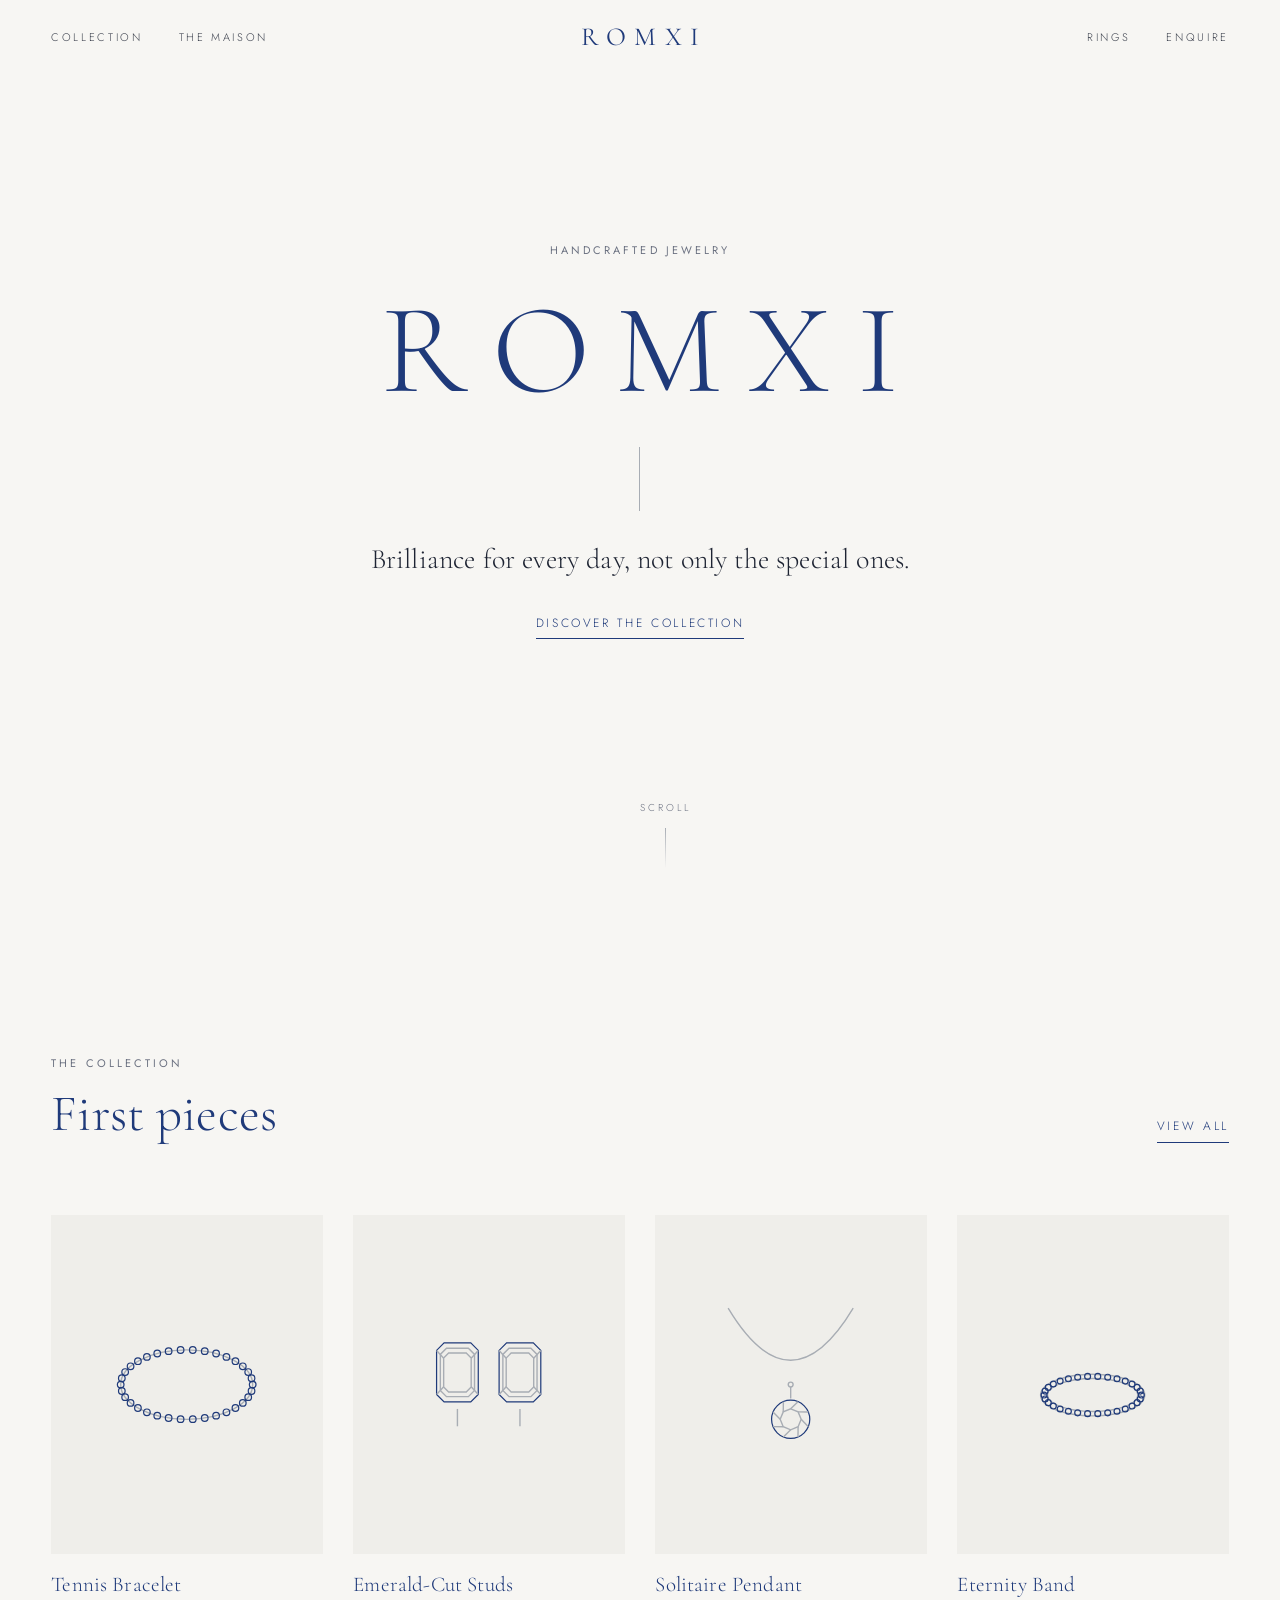
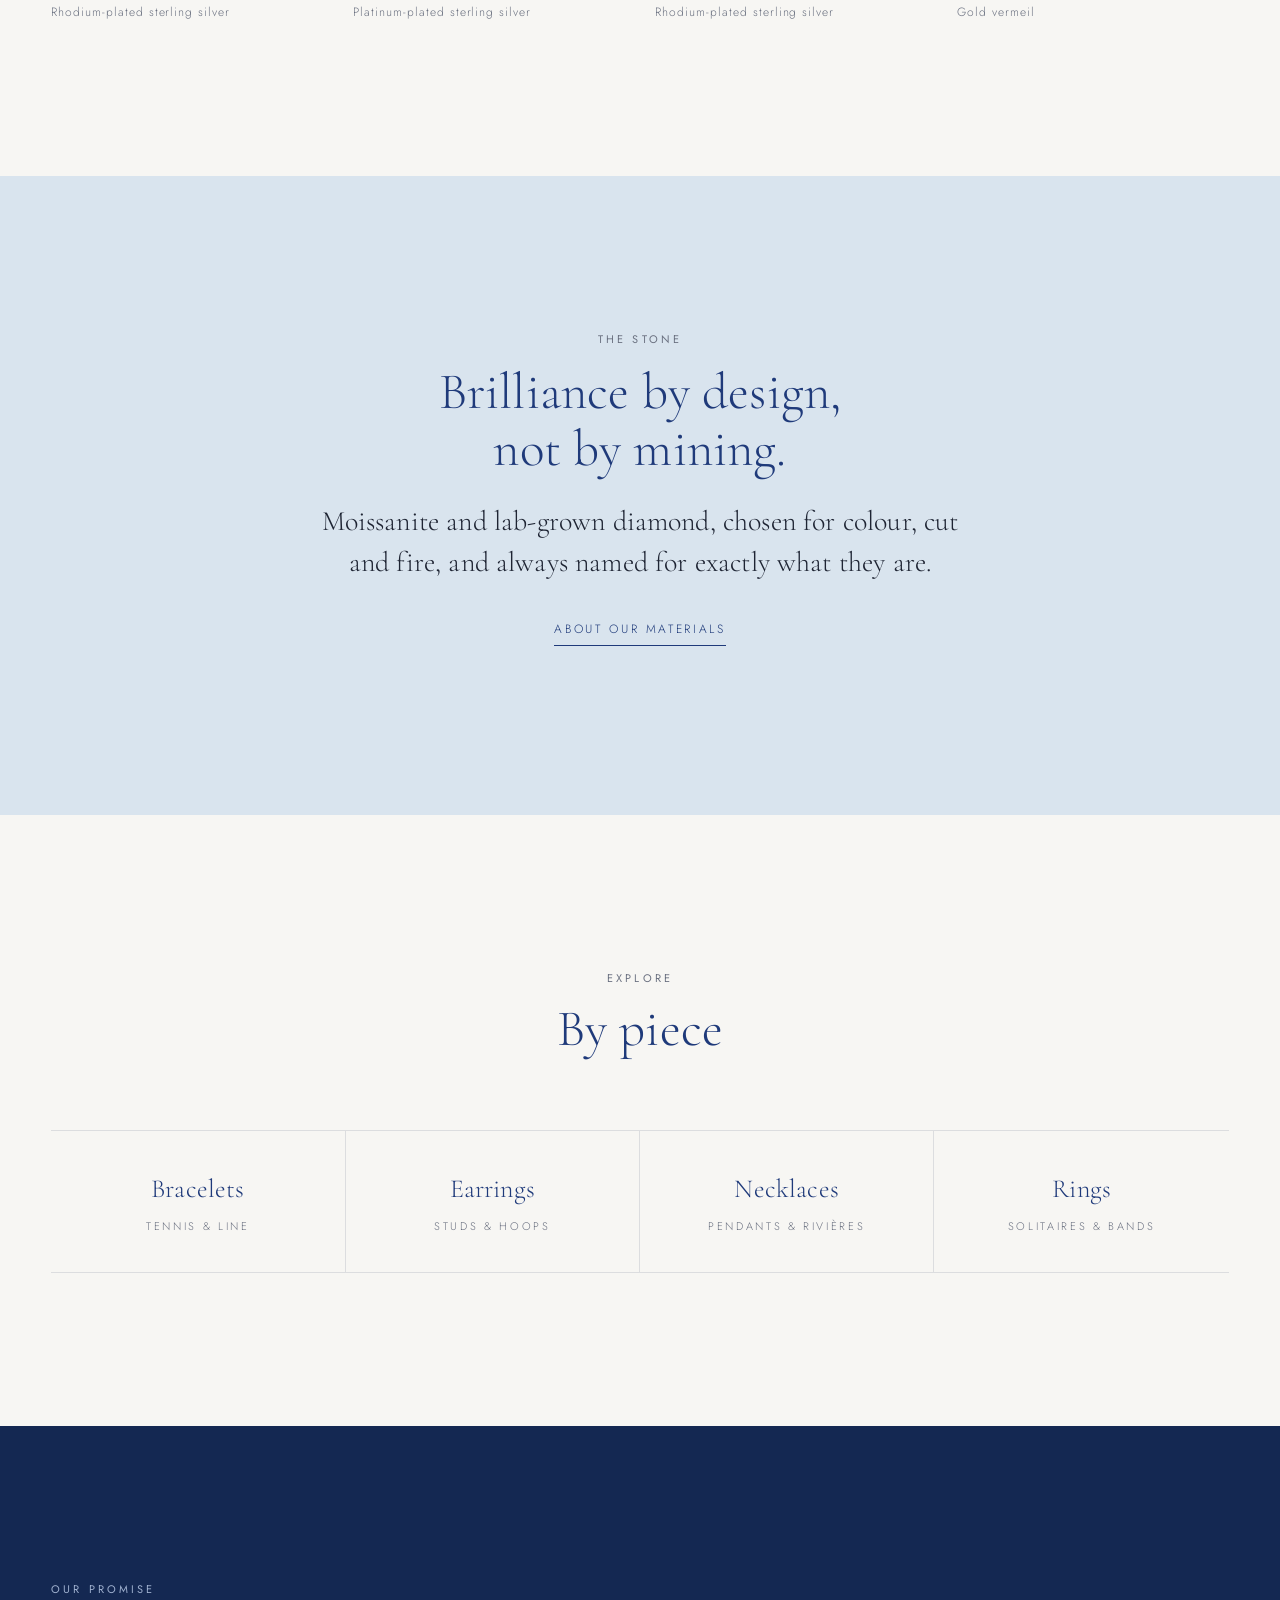
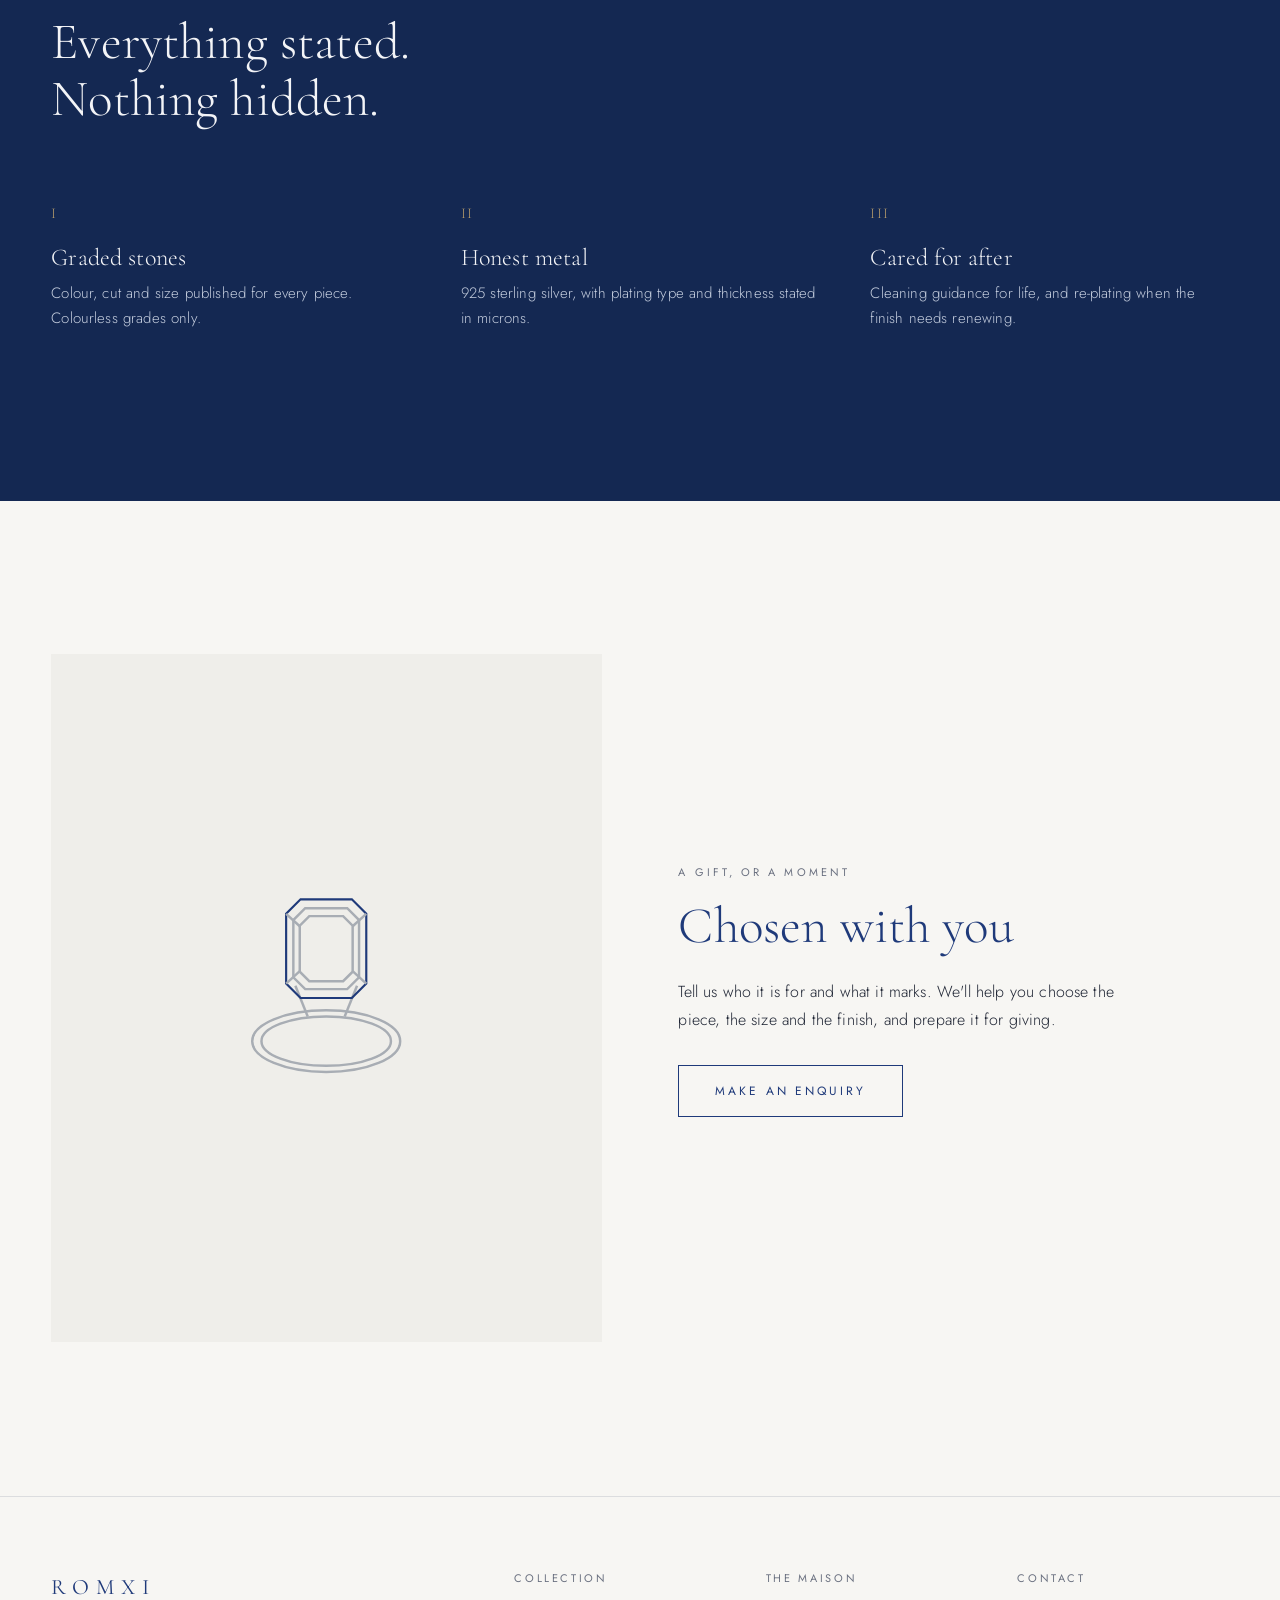
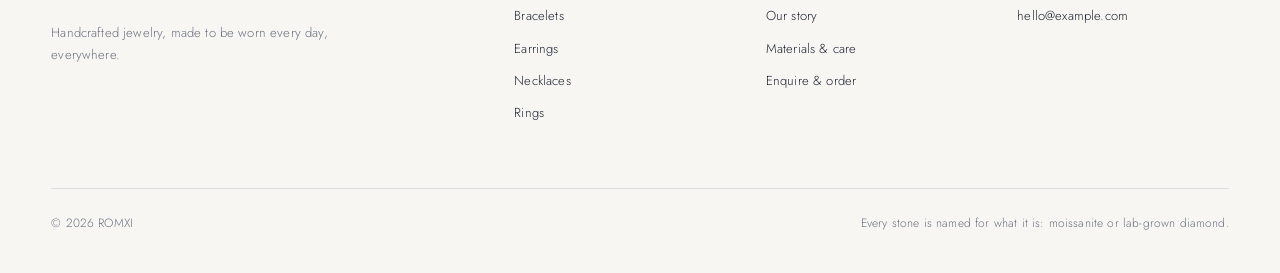
<file: index.html>
<!doctype html>
<html lang="en">
<head>
<meta charset="utf-8">
<meta name="viewport" content="width=device-width, initial-scale=1">
<title>{brand} — Moissanite Jewelry</title>
<meta name="description" content="Handcrafted jewelry, made to be worn every day, everywhere.">
<meta name="theme-color" content="#F7F6F3">
<link rel="icon" href="data:,">
<link rel="preconnect" href="https://fonts.googleapis.com">
<link rel="preconnect" href="https://fonts.gstatic.com" crossorigin>
<link href="https://fonts.googleapis.com/css2?family=Cormorant+Garamond:ital,wght@0,300;0,400;1,300&family=Jost:wght@300;400&display=swap" rel="stylesheet">
<link rel="stylesheet" href="assets/css/site.css">
</head>
<body>
<header class="header">
  <div class="wrap header__inner">
    <nav class="nav" aria-label="Primary">
      <a href="collection.html">Collection</a>
      <a href="about.html">The Maison</a>
    </nav>
    <button class="menu-btn" type="button" aria-label="Menu" aria-expanded="false" aria-controls="mobile-menu"><span></span><span></span></button>
    <a class="brand" href="index.html" data-brand>ROMXI</a>
    <nav class="nav nav--right" aria-label="Secondary">
      <a href="collection.html?c=rings">Rings</a>
      <a href="enquire.html">Enquire</a>
    </nav>
  </div>
</header>
<div class="mobile-menu" id="mobile-menu" aria-hidden="true">
  <a href="collection.html">Collection</a>
  <a href="collection.html?c=bracelets">Bracelets</a>
  <a href="collection.html?c=earrings">Earrings</a>
  <a href="collection.html?c=necklaces">Necklaces</a>
  <a href="collection.html?c=rings">Rings</a>
  <a href="about.html">The Maison</a>
  <a href="enquire.html">Enquire</a>
</div>
<main>
  <section class="hero" aria-label="Introduction">
    <div class="hero__media" aria-hidden="true">
      <!-- Future hero film goes here, e.g.
      <video autoplay muted loop playsinline poster="assets/img/hero-poster.jpg"><source src="assets/video/hero.mp4" type="video/mp4"></video>
      then add class "hero--film" to the section above. -->
    </div>
    <div class="hero__content">
      <p class="overline hero__fade" style="--d:.2s">Handcrafted Jewelry</p>
      <h1 class="hero__title" data-brand>ROMXI</h1>
      <div class="hero__rule" aria-hidden="true"></div>
      <p class="lede hero__fade" style="--d:2s">Brilliance for every day, not only the special ones.</p>
      <p class="hero__fade" style="--d:2.4s;margin-top:28px"><a class="link" href="collection.html">Discover the collection</a></p>
    </div>
    <span class="scroll-cue hero__fade" style="--d:3s" aria-hidden="true">Scroll</span>
  </section>

  <section class="section">
    <div class="wrap">
      <div class="section-head">
        <div class="reveal">
          <p class="overline">The collection</p>
          <h2>First pieces</h2>
        </div>
        <a class="link reveal" href="collection.html">View all</a>
      </div>
      <div class="grid" data-featured></div>
    </div>
  </section>

  <section class="section sky">
    <div class="wrap statement">
      <p class="overline reveal">The stone</p>
      <h2 class="reveal" style="--d:.1s;margin-top:16px">Brilliance by design,<br>not by mining.</h2>
      <p class="lede reveal" style="--d:.2s">Moissanite and lab-grown diamond, chosen for colour, cut and fire, and always named for exactly what they are.</p>
      <p class="reveal" style="--d:.3s;margin-top:32px"><a class="link" href="about.html#materials">About our materials</a></p>
    </div>
  </section>

  <section class="section">
    <div class="wrap">
      <div class="section-head center" style="justify-content:center">
        <div class="reveal"><p class="overline">Explore</p><h2>By piece</h2></div>
      </div>
      <nav class="cats reveal" aria-label="Categories">
        <a class="cat" href="collection.html?c=bracelets">Bracelets<small>Tennis &amp; line</small></a>
        <a class="cat" href="collection.html?c=earrings">Earrings<small>Studs &amp; hoops</small></a>
        <a class="cat" href="collection.html?c=necklaces">Necklaces<small>Pendants &amp; rivières</small></a>
        <a class="cat" href="collection.html?c=rings">Rings<small>Solitaires &amp; bands</small></a>
      </nav>
    </div>
  </section>

  <section class="section band">
    <div class="wrap">
      <div class="reveal" style="max-width:640px">
        <p class="overline">Our promise</p>
        <h2 style="margin-top:16px">Everything stated.<br>Nothing hidden.</h2>
      </div>
      <div class="promises">
        <div class="promise reveal" style="--d:.05s">
          <span class="promise__num">I</span>
          <h3>Graded stones</h3>
          <p>Colour, cut and size published for every piece. Colourless grades only.</p>
        </div>
        <div class="promise reveal" style="--d:.15s">
          <span class="promise__num">II</span>
          <h3>Honest metal</h3>
          <p>925 sterling silver, with plating type and thickness stated in microns.</p>
        </div>
        <div class="promise reveal" style="--d:.25s">
          <span class="promise__num">III</span>
          <h3>Cared for after</h3>
          <p>Cleaning guidance for life, and re-plating when the finish needs renewing.</p>
        </div>
      </div>
    </div>
  </section>

  <section class="section">
    <div class="wrap split">
      <div class="split__media reveal" style="background:var(--paper-2)" data-art="ring"></div>
      <div class="reveal" style="--d:.15s">
        <p class="overline">A gift, or a moment</p>
        <h2 style="margin:16px 0 24px">Chosen with you</h2>
        <p style="max-width:440px">Tell us who it is for and what it marks. We'll help you choose the piece, the size and the finish, and prepare it for giving.</p>
        <p style="margin-top:32px"><a class="btn" href="enquire.html">Make an enquiry</a></p>
      </div>
    </div>
  </section>
</main>
<script>
  document.addEventListener("DOMContentLoaded", () => {
    document.querySelectorAll("[data-art]").forEach(el => el.innerHTML = window.pieceArt(el.dataset.art, "Ring"));
  });
</script>
<footer class="footer">
  <div class="wrap">
    <div class="footer__grid">
      <div>
        <a class="brand" href="index.html" data-brand>ROMXI</a>
        <p style="max-width:340px;color:var(--muted)">Handcrafted jewelry, made to be worn every day, everywhere.</p>
      </div>
      <div>
        <h4>Collection</h4>
        <ul>
          <li><a href="collection.html?c=bracelets">Bracelets</a></li>
          <li><a href="collection.html?c=earrings">Earrings</a></li>
          <li><a href="collection.html?c=necklaces">Necklaces</a></li>
          <li><a href="collection.html?c=rings">Rings</a></li>
        </ul>
      </div>
      <div>
        <h4>The Maison</h4>
        <ul>
          <li><a href="about.html">Our story</a></li>
          <li><a href="about.html#materials">Materials &amp; care</a></li>
          <li><a href="enquire.html">Enquire &amp; order</a></li>
        </ul>
      </div>
      <div>
        <h4>Contact</h4>
        <ul>
          <li><a data-email href="#">hello@example.com</a></li>
          <li><a data-instagram href="#" target="_blank" rel="noopener">Instagram</a></li>
        </ul>
      </div>
    </div>
    <div class="footer__base">
      <span>© <span data-year></span> <span data-brand>ROMXI</span></span>
      <span>Every stone is named for what it is: moissanite or lab-grown diamond.</span>
    </div>
  </div>
</footer>
<script src="assets/js/pieces.js"></script>
<script src="assets/js/site.js"></script>
</body>
</html>
</file>
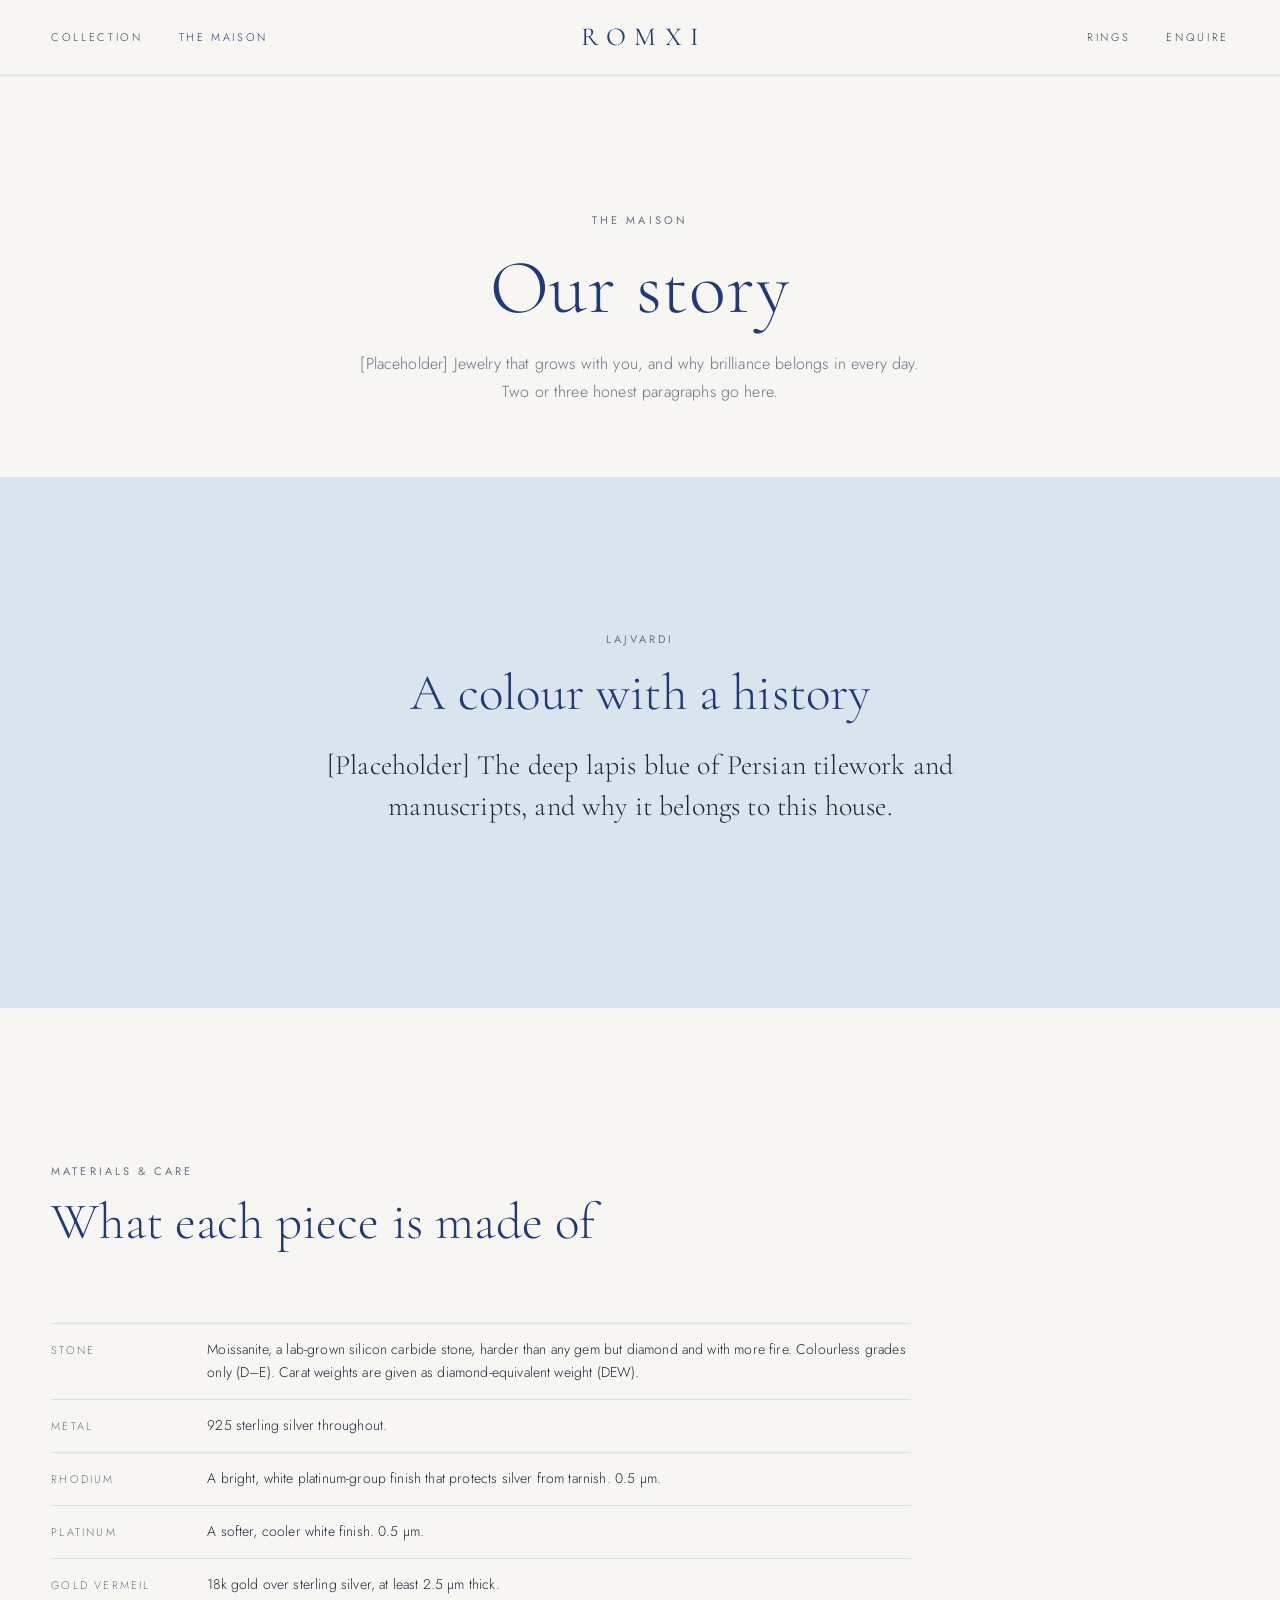
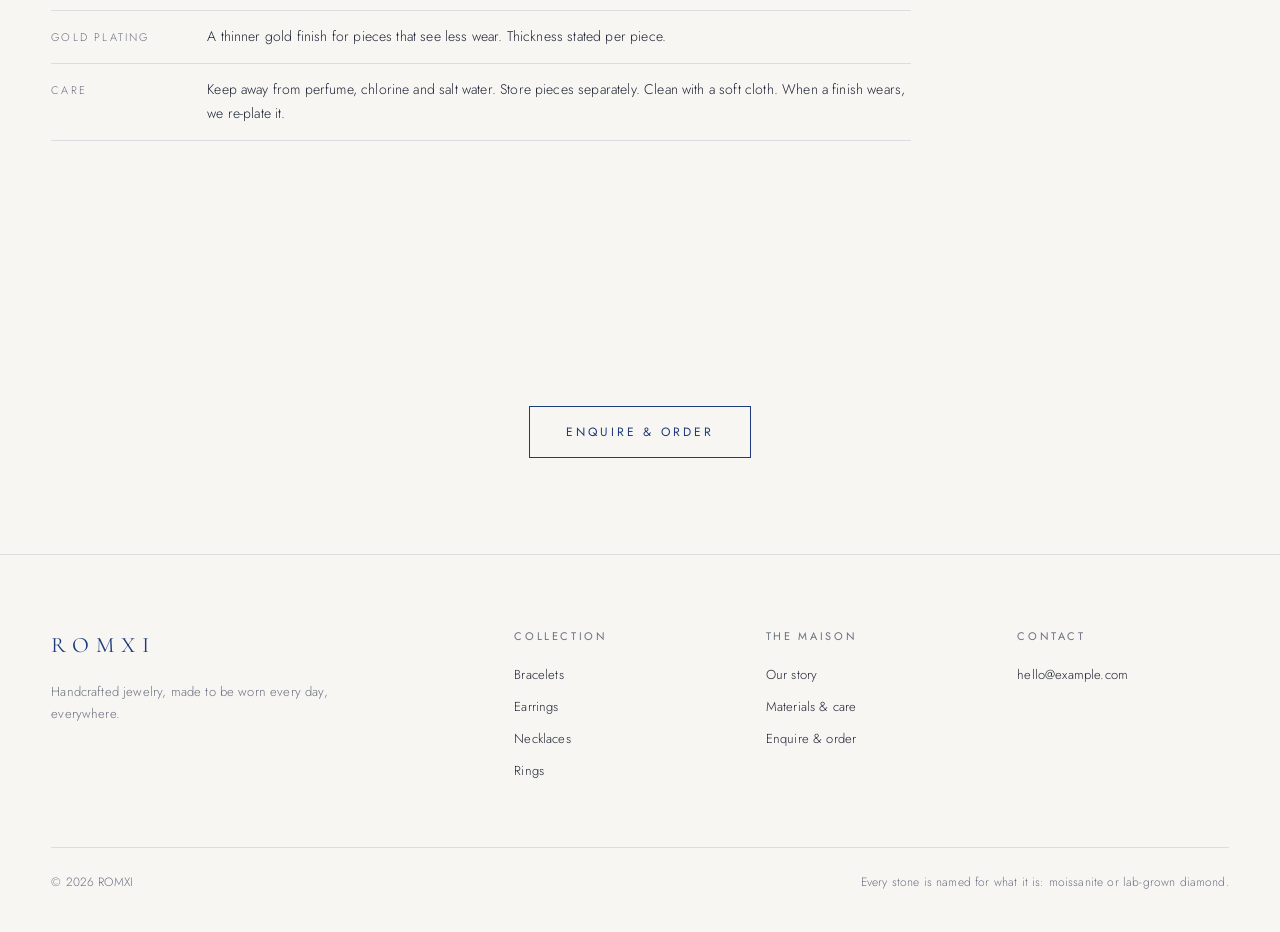
<file: about.html>
<!doctype html>
<html lang="en">
<head>
<meta charset="utf-8">
<meta name="viewport" content="width=device-width, initial-scale=1">
<title>The Maison — {brand}</title>
<meta name="description" content="Our story, materials and care.">
<meta name="theme-color" content="#F7F6F3">
<link rel="icon" href="data:,">
<link rel="preconnect" href="https://fonts.googleapis.com">
<link rel="preconnect" href="https://fonts.gstatic.com" crossorigin>
<link href="https://fonts.googleapis.com/css2?family=Cormorant+Garamond:ital,wght@0,300;0,400;1,300&family=Jost:wght@300;400&display=swap" rel="stylesheet">
<link rel="stylesheet" href="assets/css/site.css">
</head>
<body>
<header class="header" data-solid>
  <div class="wrap header__inner">
    <nav class="nav" aria-label="Primary">
      <a href="collection.html">Collection</a>
      <a href="about.html" aria-current="page">The Maison</a>
    </nav>
    <button class="menu-btn" type="button" aria-label="Menu" aria-expanded="false" aria-controls="mobile-menu"><span></span><span></span></button>
    <a class="brand" href="index.html" data-brand>ROMXI</a>
    <nav class="nav nav--right" aria-label="Secondary">
      <a href="collection.html?c=rings">Rings</a>
      <a href="enquire.html">Enquire</a>
    </nav>
  </div>
</header>
<div class="mobile-menu" id="mobile-menu" aria-hidden="true">
  <a href="collection.html">Collection</a>
  <a href="collection.html?c=bracelets">Bracelets</a>
  <a href="collection.html?c=earrings">Earrings</a>
  <a href="collection.html?c=necklaces">Necklaces</a>
  <a href="collection.html?c=rings">Rings</a>
  <a href="about.html">The Maison</a>
  <a href="enquire.html">Enquire</a>
</div>
<main>
  <section class="page-head wrap">
    <p class="overline reveal">The Maison</p>
    <h1 class="reveal" style="--d:.1s">Our story</h1>
    <p class="reveal" style="--d:.2s">[Placeholder] Jewelry that grows with you, and why brilliance belongs in every day. Two or three honest paragraphs go here.</p>
  </section>

  <section class="section sky">
    <div class="wrap statement">
      <p class="overline reveal">Lajvardi</p>
      <h2 class="reveal" style="--d:.1s;margin-top:16px">A colour with a history</h2>
      <p class="lede reveal" style="--d:.2s">[Placeholder] The deep lapis blue of Persian tilework and manuscripts, and why it belongs to this house.</p>
    </div>
  </section>

  <section class="section" id="materials">
    <div class="wrap">
      <div class="section-head"><div class="reveal"><p class="overline">Materials &amp; care</p><h2>What each piece is made of</h2></div></div>
      <dl class="specs reveal" style="max-width:860px">
        <div><dt>Stone</dt><dd>Moissanite, a lab-grown silicon carbide stone, harder than any gem but diamond and with more fire. Colourless grades only (D–E). Carat weights are given as diamond-equivalent weight (DEW).</dd></div>
        <div><dt>Metal</dt><dd>925 sterling silver throughout.</dd></div>
        <div><dt>Rhodium</dt><dd>A bright, white platinum-group finish that protects silver from tarnish. 0.5 µm.</dd></div>
        <div><dt>Platinum</dt><dd>A softer, cooler white finish. 0.5 µm.</dd></div>
        <div><dt>Gold vermeil</dt><dd>18k gold over sterling silver, at least 2.5 µm thick.</dd></div>
        <div><dt>Gold plating</dt><dd>A thinner gold finish for pieces that see less wear. Thickness stated per piece.</dd></div>
        <div><dt>Care</dt><dd>Keep away from perfume, chlorine and salt water. Store pieces separately. Clean with a soft cloth. When a finish wears, we re-plate it.</dd></div>
      </dl>
    </div>
  </section>

  <section class="section--tight">
    <div class="wrap center reveal">
      <a class="btn" href="enquire.html">Enquire &amp; order</a>
    </div>
  </section>
</main>
<footer class="footer">
  <div class="wrap">
    <div class="footer__grid">
      <div>
        <a class="brand" href="index.html" data-brand>ROMXI</a>
        <p style="max-width:340px;color:var(--muted)">Handcrafted jewelry, made to be worn every day, everywhere.</p>
      </div>
      <div>
        <h4>Collection</h4>
        <ul>
          <li><a href="collection.html?c=bracelets">Bracelets</a></li>
          <li><a href="collection.html?c=earrings">Earrings</a></li>
          <li><a href="collection.html?c=necklaces">Necklaces</a></li>
          <li><a href="collection.html?c=rings">Rings</a></li>
        </ul>
      </div>
      <div>
        <h4>The Maison</h4>
        <ul>
          <li><a href="about.html">Our story</a></li>
          <li><a href="about.html#materials">Materials &amp; care</a></li>
          <li><a href="enquire.html">Enquire &amp; order</a></li>
        </ul>
      </div>
      <div>
        <h4>Contact</h4>
        <ul>
          <li><a data-email href="#">hello@example.com</a></li>
          <li><a data-instagram href="#" target="_blank" rel="noopener">Instagram</a></li>
        </ul>
      </div>
    </div>
    <div class="footer__base">
      <span>© <span data-year></span> <span data-brand>ROMXI</span></span>
      <span>Every stone is named for what it is: moissanite or lab-grown diamond.</span>
    </div>
  </div>
</footer>
<script src="assets/js/pieces.js"></script>
<script src="assets/js/site.js"></script>
</body>
</html>
</file>
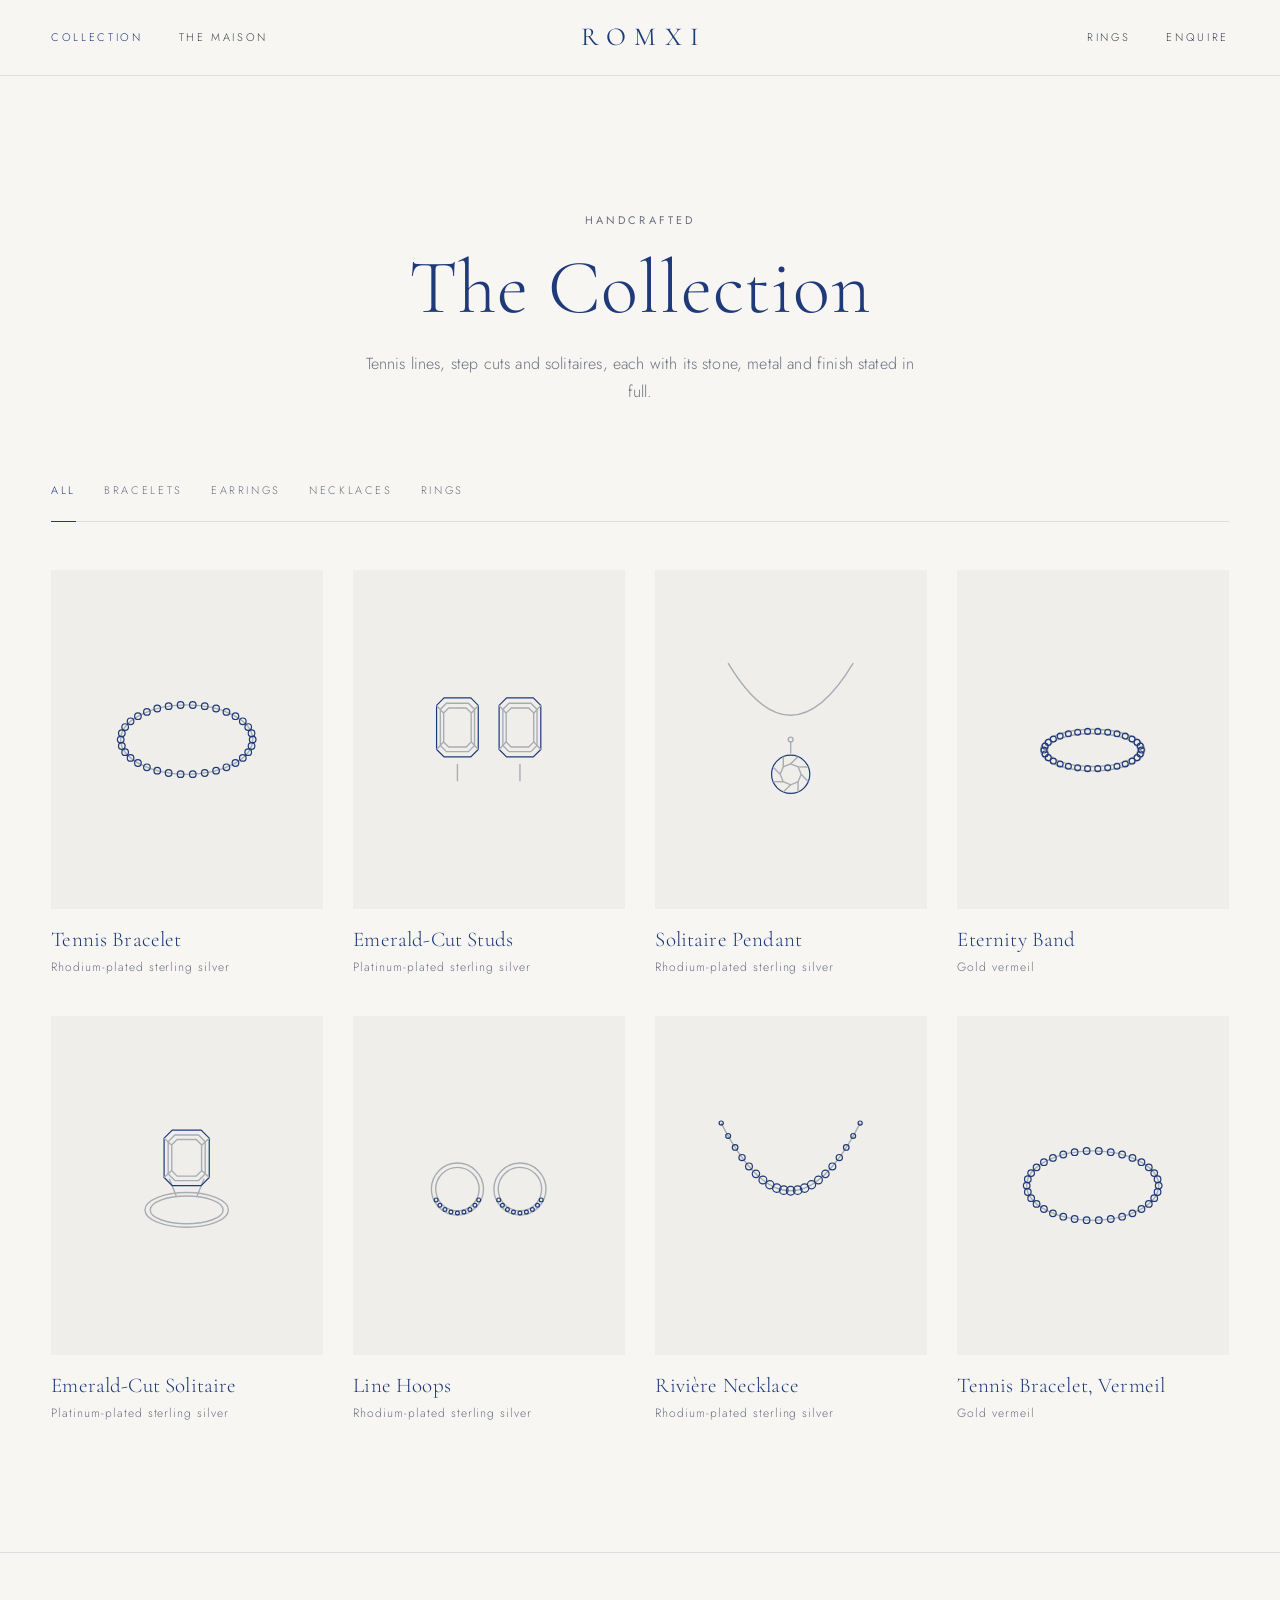
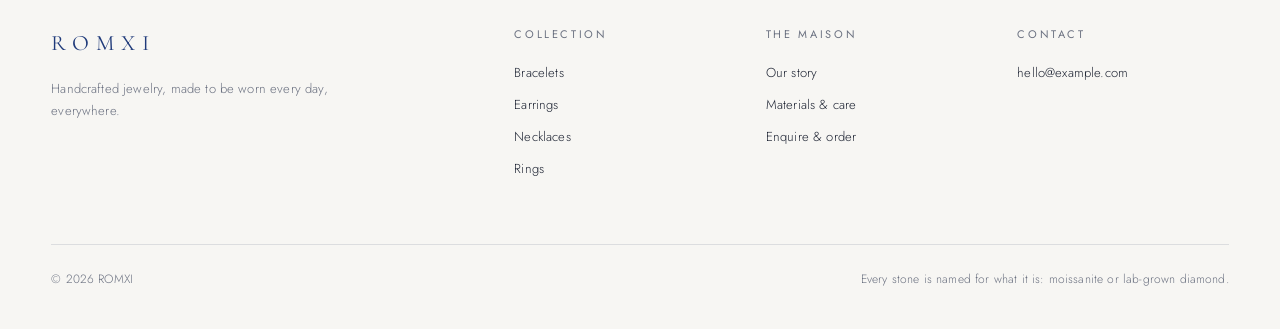
<file: collection.html>
<!doctype html>
<html lang="en">
<head>
<meta charset="utf-8">
<meta name="viewport" content="width=device-width, initial-scale=1">
<title>Collection — {brand}</title>
<meta name="description" content="The full collection of handcrafted jewelry.">
<meta name="theme-color" content="#F7F6F3">
<link rel="icon" href="data:,">
<link rel="preconnect" href="https://fonts.googleapis.com">
<link rel="preconnect" href="https://fonts.gstatic.com" crossorigin>
<link href="https://fonts.googleapis.com/css2?family=Cormorant+Garamond:ital,wght@0,300;0,400;1,300&family=Jost:wght@300;400&display=swap" rel="stylesheet">
<link rel="stylesheet" href="assets/css/site.css">
</head>
<body>
<header class="header" data-solid>
  <div class="wrap header__inner">
    <nav class="nav" aria-label="Primary">
      <a href="collection.html" aria-current="page">Collection</a>
      <a href="about.html">The Maison</a>
    </nav>
    <button class="menu-btn" type="button" aria-label="Menu" aria-expanded="false" aria-controls="mobile-menu"><span></span><span></span></button>
    <a class="brand" href="index.html" data-brand>ROMXI</a>
    <nav class="nav nav--right" aria-label="Secondary">
      <a href="collection.html?c=rings">Rings</a>
      <a href="enquire.html">Enquire</a>
    </nav>
  </div>
</header>
<div class="mobile-menu" id="mobile-menu" aria-hidden="true">
  <a href="collection.html">Collection</a>
  <a href="collection.html?c=bracelets">Bracelets</a>
  <a href="collection.html?c=earrings">Earrings</a>
  <a href="collection.html?c=necklaces">Necklaces</a>
  <a href="collection.html?c=rings">Rings</a>
  <a href="about.html">The Maison</a>
  <a href="enquire.html">Enquire</a>
</div>
<main>
  <section class="page-head wrap">
    <p class="overline reveal">Handcrafted</p>
    <h1 class="reveal" style="--d:.1s">The Collection</h1>
    <p class="reveal" style="--d:.2s">Tennis lines, step cuts and solitaires, each with its stone, metal and finish stated in full.</p>
  </section>
  <section class="wrap" style="padding-bottom:clamp(80px,10vw,140px)">
    <div class="filters" role="group" aria-label="Filter by category"></div>
    <div class="grid" data-collection></div>
  </section>
</main>
<footer class="footer">
  <div class="wrap">
    <div class="footer__grid">
      <div>
        <a class="brand" href="index.html" data-brand>ROMXI</a>
        <p style="max-width:340px;color:var(--muted)">Handcrafted jewelry, made to be worn every day, everywhere.</p>
      </div>
      <div>
        <h4>Collection</h4>
        <ul>
          <li><a href="collection.html?c=bracelets">Bracelets</a></li>
          <li><a href="collection.html?c=earrings">Earrings</a></li>
          <li><a href="collection.html?c=necklaces">Necklaces</a></li>
          <li><a href="collection.html?c=rings">Rings</a></li>
        </ul>
      </div>
      <div>
        <h4>The Maison</h4>
        <ul>
          <li><a href="about.html">Our story</a></li>
          <li><a href="about.html#materials">Materials &amp; care</a></li>
          <li><a href="enquire.html">Enquire &amp; order</a></li>
        </ul>
      </div>
      <div>
        <h4>Contact</h4>
        <ul>
          <li><a data-email href="#">hello@example.com</a></li>
          <li><a data-instagram href="#" target="_blank" rel="noopener">Instagram</a></li>
        </ul>
      </div>
    </div>
    <div class="footer__base">
      <span>© <span data-year></span> <span data-brand>ROMXI</span></span>
      <span>Every stone is named for what it is: moissanite or lab-grown diamond.</span>
    </div>
  </div>
</footer>
<script src="assets/js/pieces.js"></script>
<script src="assets/js/site.js"></script>
</body>
</html>
</file>
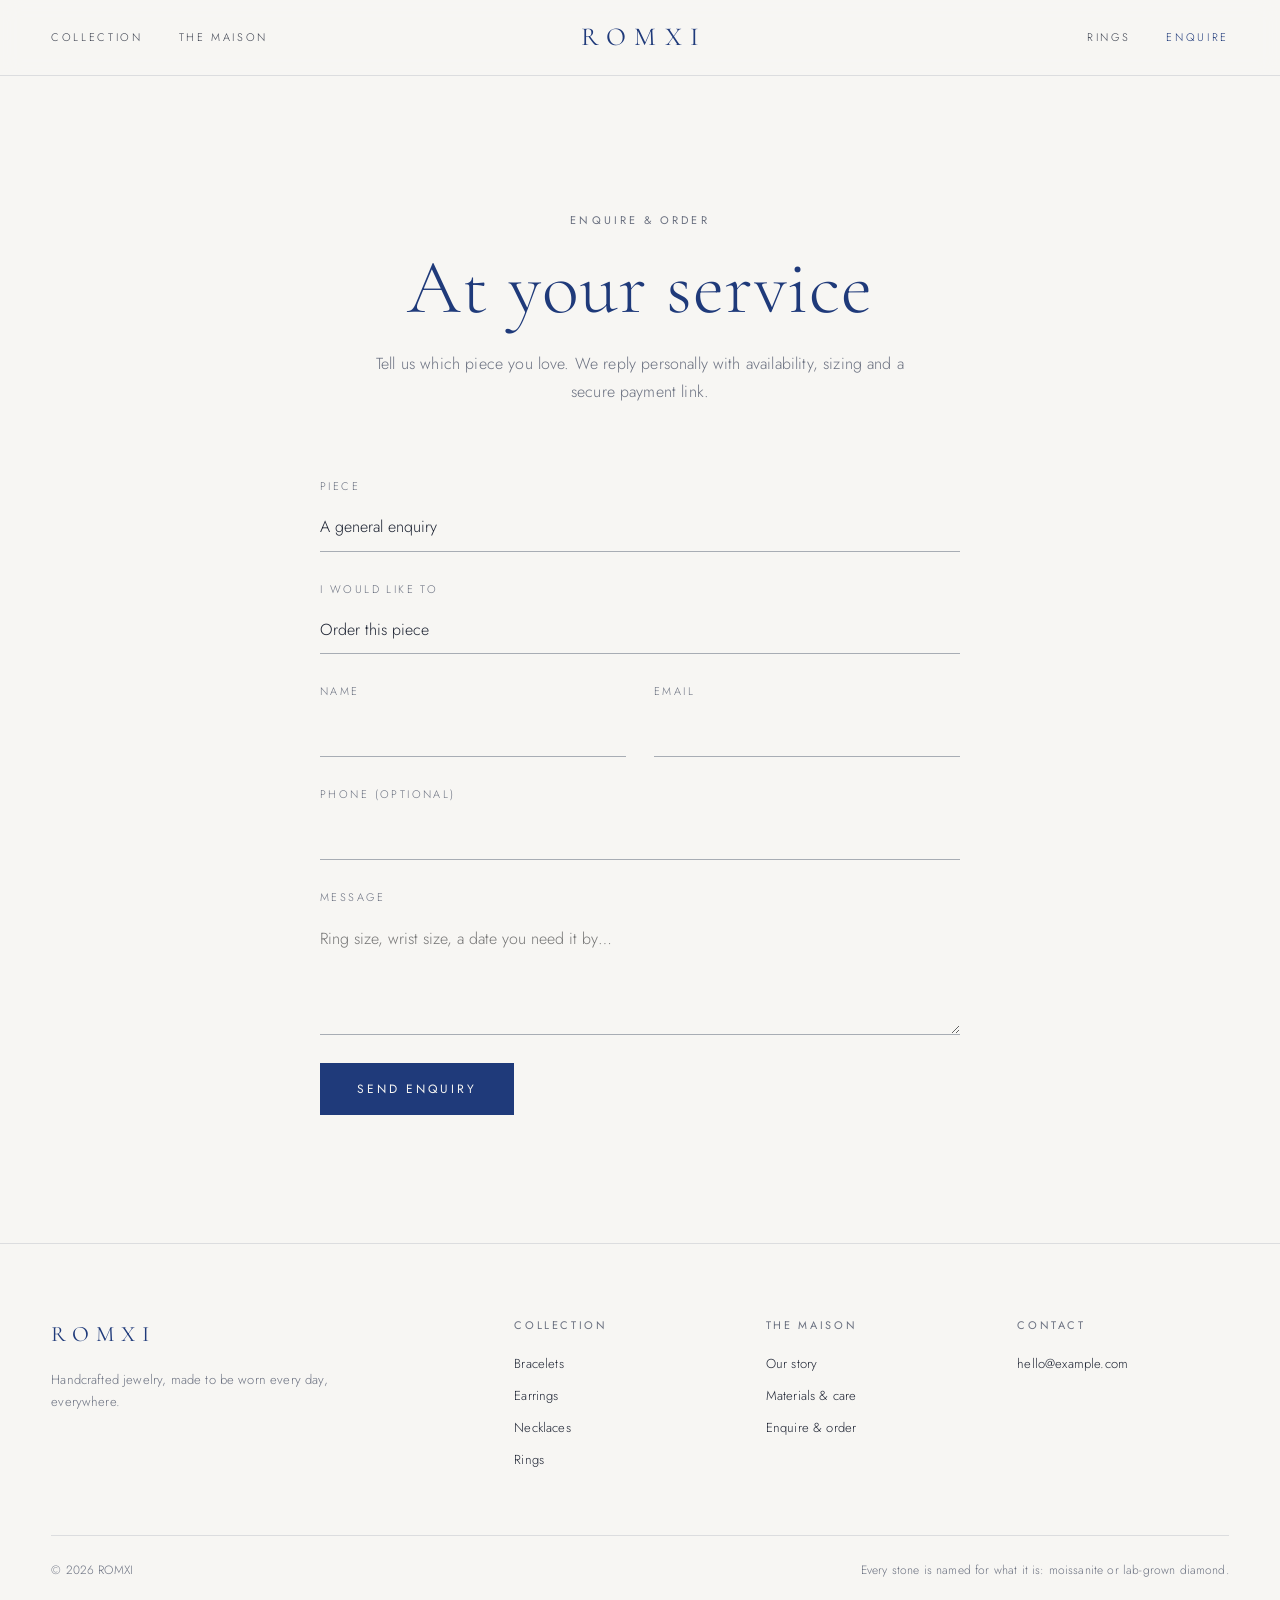
<file: enquire.html>
<!doctype html>
<html lang="en">
<head>
<meta charset="utf-8">
<meta name="viewport" content="width=device-width, initial-scale=1">
<title>Enquire — {brand}</title>
<meta name="description" content="Enquire about or order a piece.">
<meta name="theme-color" content="#F7F6F3">
<link rel="icon" href="data:,">
<link rel="preconnect" href="https://fonts.googleapis.com">
<link rel="preconnect" href="https://fonts.gstatic.com" crossorigin>
<link href="https://fonts.googleapis.com/css2?family=Cormorant+Garamond:ital,wght@0,300;0,400;1,300&family=Jost:wght@300;400&display=swap" rel="stylesheet">
<link rel="stylesheet" href="assets/css/site.css">
</head>
<body>
<header class="header" data-solid>
  <div class="wrap header__inner">
    <nav class="nav" aria-label="Primary">
      <a href="collection.html">Collection</a>
      <a href="about.html">The Maison</a>
    </nav>
    <button class="menu-btn" type="button" aria-label="Menu" aria-expanded="false" aria-controls="mobile-menu"><span></span><span></span></button>
    <a class="brand" href="index.html" data-brand>ROMXI</a>
    <nav class="nav nav--right" aria-label="Secondary">
      <a href="collection.html?c=rings">Rings</a>
      <a href="enquire.html" aria-current="page">Enquire</a>
    </nav>
  </div>
</header>
<div class="mobile-menu" id="mobile-menu" aria-hidden="true">
  <a href="collection.html">Collection</a>
  <a href="collection.html?c=bracelets">Bracelets</a>
  <a href="collection.html?c=earrings">Earrings</a>
  <a href="collection.html?c=necklaces">Necklaces</a>
  <a href="collection.html?c=rings">Rings</a>
  <a href="about.html">The Maison</a>
  <a href="enquire.html">Enquire</a>
</div>
<main>
  <section class="page-head wrap">
    <p class="overline reveal">Enquire &amp; order</p>
    <h1 class="reveal" style="--d:.1s">At your service</h1>
    <p class="reveal" style="--d:.2s">Tell us which piece you love. We reply personally with availability, sizing and a secure payment link.</p>
  </section>
  <section class="wrap" style="padding-bottom:clamp(80px,10vw,140px)">
    <form class="form reveal" style="--d:.3s" data-enquire>
      <div class="field">
        <label for="f-piece">Piece</label>
        <select id="f-piece" name="piece"></select>
      </div>
      <div class="field">
        <label for="f-intent">I would like to</label>
        <select id="f-intent" name="intent">
          <option>Order this piece</option>
          <option>Ask a question</option>
          <option>Arrange a gift</option>
          <option>Discuss a custom size or finish</option>
        </select>
      </div>
      <div class="form__row">
        <div class="field"><label for="f-name">Name</label><input id="f-name" name="name" autocomplete="name" required></div>
        <div class="field"><label for="f-email">Email</label><input id="f-email" name="email" type="email" autocomplete="email" required></div>
      </div>
      <div class="field"><label for="f-phone">Phone (optional)</label><input id="f-phone" name="phone" type="tel" autocomplete="tel"></div>
      <div class="field"><label for="f-msg">Message</label><textarea id="f-msg" name="message" placeholder="Ring size, wrist size, a date you need it by…"></textarea></div>
      <div><button class="btn btn--solid" type="submit">Send enquiry</button></div>
    </form>
  </section>
</main>
<footer class="footer">
  <div class="wrap">
    <div class="footer__grid">
      <div>
        <a class="brand" href="index.html" data-brand>ROMXI</a>
        <p style="max-width:340px;color:var(--muted)">Handcrafted jewelry, made to be worn every day, everywhere.</p>
      </div>
      <div>
        <h4>Collection</h4>
        <ul>
          <li><a href="collection.html?c=bracelets">Bracelets</a></li>
          <li><a href="collection.html?c=earrings">Earrings</a></li>
          <li><a href="collection.html?c=necklaces">Necklaces</a></li>
          <li><a href="collection.html?c=rings">Rings</a></li>
        </ul>
      </div>
      <div>
        <h4>The Maison</h4>
        <ul>
          <li><a href="about.html">Our story</a></li>
          <li><a href="about.html#materials">Materials &amp; care</a></li>
          <li><a href="enquire.html">Enquire &amp; order</a></li>
        </ul>
      </div>
      <div>
        <h4>Contact</h4>
        <ul>
          <li><a data-email href="#">hello@example.com</a></li>
          <li><a data-instagram href="#" target="_blank" rel="noopener">Instagram</a></li>
        </ul>
      </div>
    </div>
    <div class="footer__base">
      <span>© <span data-year></span> <span data-brand>ROMXI</span></span>
      <span>Every stone is named for what it is: moissanite or lab-grown diamond.</span>
    </div>
  </div>
</footer>
<script src="assets/js/pieces.js"></script>
<script src="assets/js/site.js"></script>
</body>
</html>
</file>
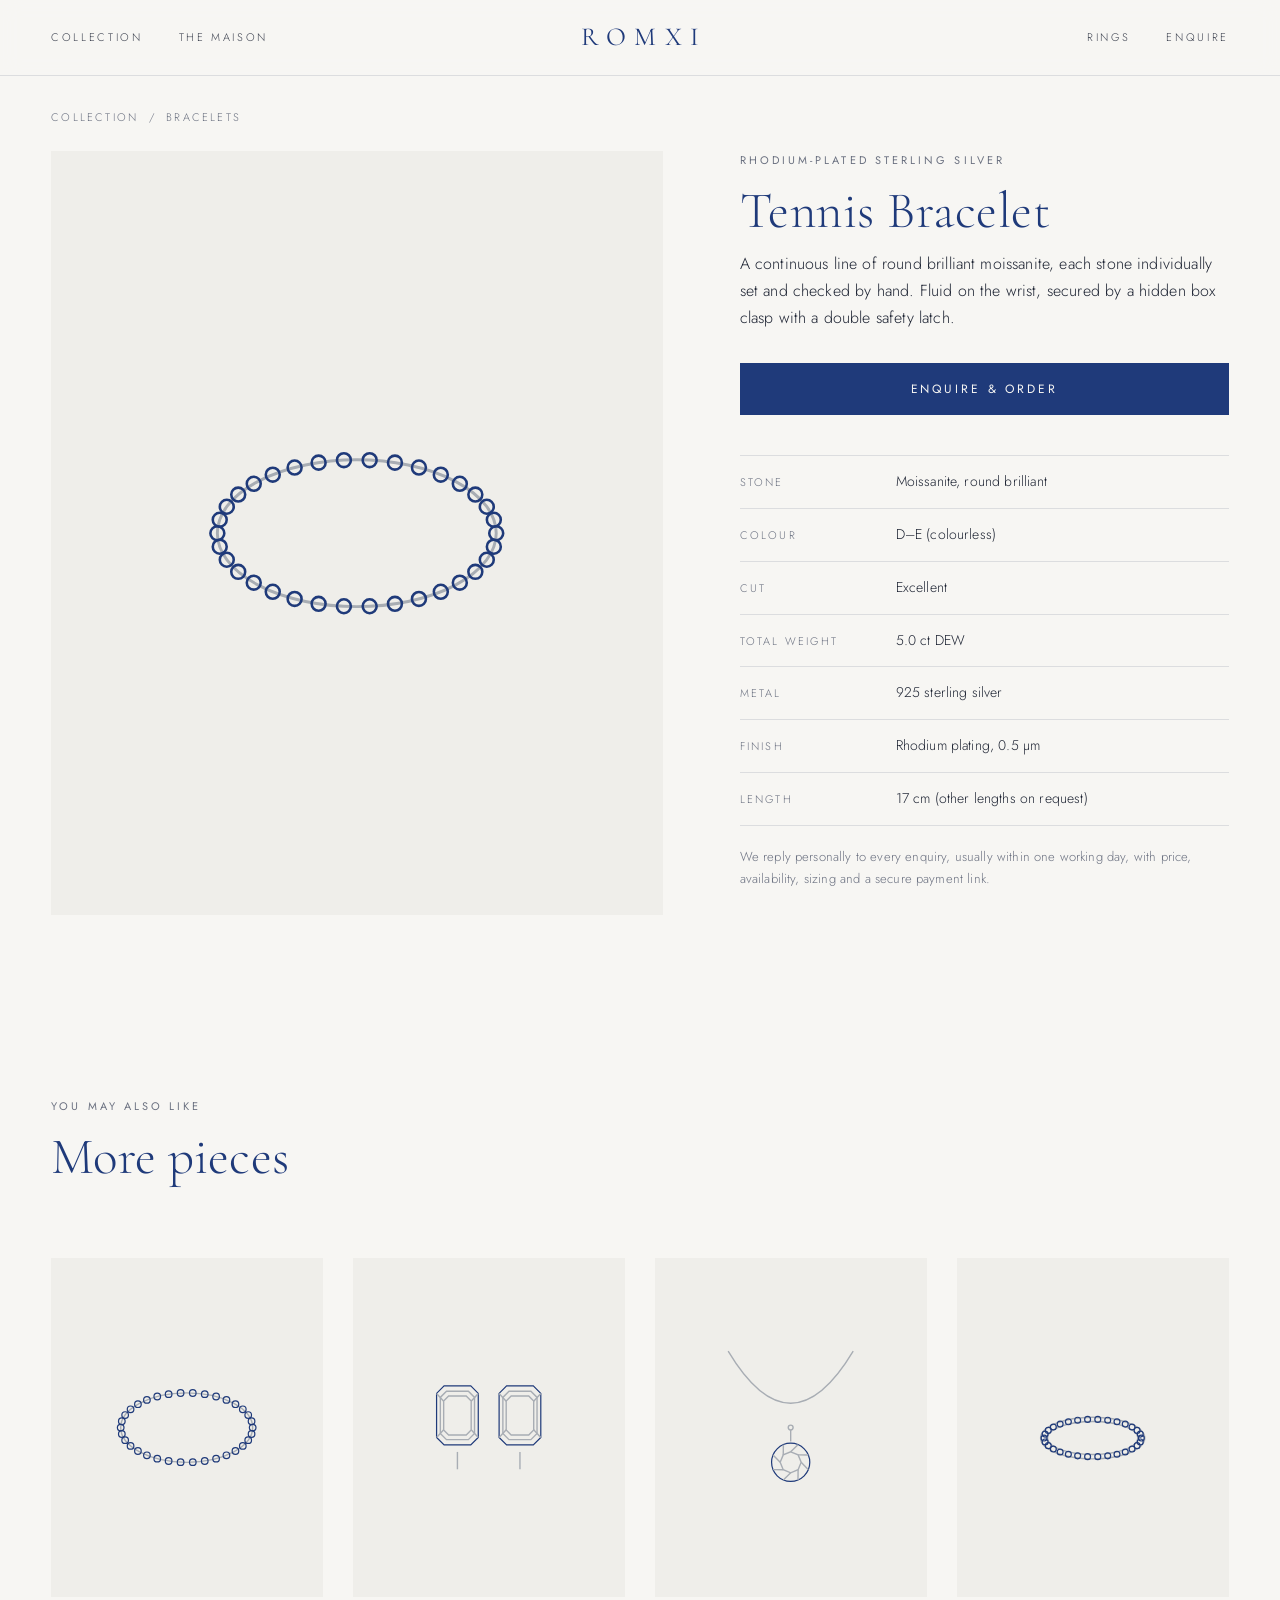
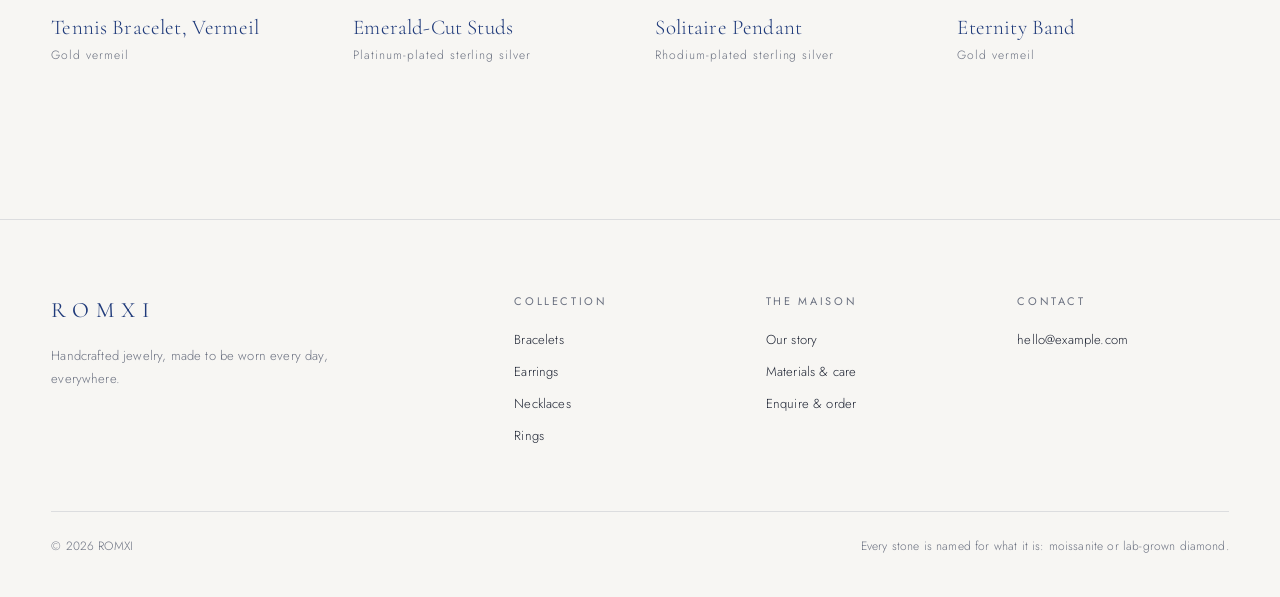
<file: piece.html>
<!doctype html>
<html lang="en">
<head>
<meta charset="utf-8">
<meta name="viewport" content="width=device-width, initial-scale=1">
<title>{brand}</title>
<meta name="description" content="Handcrafted jewelry.">
<meta name="theme-color" content="#F7F6F3">
<link rel="icon" href="data:,">
<link rel="preconnect" href="https://fonts.googleapis.com">
<link rel="preconnect" href="https://fonts.gstatic.com" crossorigin>
<link href="https://fonts.googleapis.com/css2?family=Cormorant+Garamond:ital,wght@0,300;0,400;1,300&family=Jost:wght@300;400&display=swap" rel="stylesheet">
<link rel="stylesheet" href="assets/css/site.css">
</head>
<body>
<header class="header" data-solid>
  <div class="wrap header__inner">
    <nav class="nav" aria-label="Primary">
      <a href="collection.html">Collection</a>
      <a href="about.html">The Maison</a>
    </nav>
    <button class="menu-btn" type="button" aria-label="Menu" aria-expanded="false" aria-controls="mobile-menu"><span></span><span></span></button>
    <a class="brand" href="index.html" data-brand>ROMXI</a>
    <nav class="nav nav--right" aria-label="Secondary">
      <a href="collection.html?c=rings">Rings</a>
      <a href="enquire.html">Enquire</a>
    </nav>
  </div>
</header>
<div class="mobile-menu" id="mobile-menu" aria-hidden="true">
  <a href="collection.html">Collection</a>
  <a href="collection.html?c=bracelets">Bracelets</a>
  <a href="collection.html?c=earrings">Earrings</a>
  <a href="collection.html?c=necklaces">Necklaces</a>
  <a href="collection.html?c=rings">Rings</a>
  <a href="about.html">The Maison</a>
  <a href="enquire.html">Enquire</a>
</div>
<main class="piece wrap" data-piece>
  <p class="crumbs"><a href="collection.html">Collection</a> &nbsp;/&nbsp; <a data-p-cat href="#"></a></p>
  <div class="piece__grid">
    <div class="piece__gallery"></div>
    <div class="piece__info">
      <p class="overline" data-p-finish></p>
      <h1 data-p-name></h1>
      <p class="piece__desc" data-p-desc></p>
      <div class="piece__actions">
        <a class="btn btn--solid" data-p-enquire href="enquire.html">Enquire &amp; order</a>
      </div>
      <dl class="specs"></dl>
      <p class="note">We reply personally to every enquiry, usually within one working day, with price, availability, sizing and a secure payment link.</p>
    </div>
  </div>
  <section class="section">
    <div class="section-head"><div><p class="overline">You may also like</p><h2>More pieces</h2></div></div>
    <div class="grid" data-related></div>
  </section>
</main>
<footer class="footer">
  <div class="wrap">
    <div class="footer__grid">
      <div>
        <a class="brand" href="index.html" data-brand>ROMXI</a>
        <p style="max-width:340px;color:var(--muted)">Handcrafted jewelry, made to be worn every day, everywhere.</p>
      </div>
      <div>
        <h4>Collection</h4>
        <ul>
          <li><a href="collection.html?c=bracelets">Bracelets</a></li>
          <li><a href="collection.html?c=earrings">Earrings</a></li>
          <li><a href="collection.html?c=necklaces">Necklaces</a></li>
          <li><a href="collection.html?c=rings">Rings</a></li>
        </ul>
      </div>
      <div>
        <h4>The Maison</h4>
        <ul>
          <li><a href="about.html">Our story</a></li>
          <li><a href="about.html#materials">Materials &amp; care</a></li>
          <li><a href="enquire.html">Enquire &amp; order</a></li>
        </ul>
      </div>
      <div>
        <h4>Contact</h4>
        <ul>
          <li><a data-email href="#">hello@example.com</a></li>
          <li><a data-instagram href="#" target="_blank" rel="noopener">Instagram</a></li>
        </ul>
      </div>
    </div>
    <div class="footer__base">
      <span>© <span data-year></span> <span data-brand>ROMXI</span></span>
      <span>Every stone is named for what it is: moissanite or lab-grown diamond.</span>
    </div>
  </div>
</footer>
<script src="assets/js/pieces.js"></script>
<script src="assets/js/site.js"></script>
</body>
</html>
</file>
<file: assets/css/site.css>
/* ==========================================================
   Palette & tokens
   paper  — near-neutral off-white, only a breath of warmth
   ink    — lajvardi (deep lapis), used like ink, not paint
   sky    — dusty sky silk, for soft sections only
   silver — fine lines and details
   gold   — rare accent
   ========================================================== */
:root {
  --paper: #F7F6F3;
  --paper-2: #EFEEEA;
  --ink: #1F3A7A;
  --ink-deep: #142852;
  --text: #1E2433;
  --muted: #6B7180;
  --sky: #D9E4EE;
  --silver: #A8ADB4;
  --line: #DCDDDF;
  --gold: #B39A6B;

  --serif: "Cormorant Garamond", "Times New Roman", serif;
  --sans: "Jost", "Helvetica Neue", Arial, sans-serif;

  --ease: cubic-bezier(.22, .61, .36, 1);
  --slow: 1.4s;
  --gutter: clamp(16px, 4vw, 56px);
  --max: 1320px;
  --header-h: 76px;
}

*, *::before, *::after { box-sizing: border-box; }
html { -webkit-text-size-adjust: 100%; scroll-behavior: smooth; }
body {
  margin: 0;
  background: var(--paper);
  color: var(--text);
  font-family: var(--sans);
  font-weight: 300;
  font-size: 16px;
  line-height: 1.7;
  letter-spacing: .01em;
  -webkit-font-smoothing: antialiased;
}
img, svg, video { display: block; max-width: 100%; }
a { color: inherit; text-decoration: none; }
button { font: inherit; color: inherit; background: none; border: 0; cursor: pointer; }
::selection { background: var(--sky); color: var(--ink-deep); }
:focus-visible { outline: 1px solid var(--ink); outline-offset: 4px; }

/* Smooth cross-page transitions where the browser supports them */
@view-transition { navigation: auto; }
::view-transition-old(root), ::view-transition-new(root) { animation-duration: .5s; }

.wrap { width: 100%; max-width: var(--max); margin: 0 auto; padding: 0 var(--gutter); }

/* ---------- Type ---------- */
.overline {
  font-family: var(--sans);
  font-size: 11px;
  font-weight: 400;
  letter-spacing: .28em;
  text-transform: uppercase;
  color: var(--muted);
}
.display, h1, h2, h3 {
  font-family: var(--serif);
  font-weight: 300;
  color: var(--ink);
  line-height: 1.1;
  margin: 0;
}
h1 { font-size: clamp(40px, 6vw, 84px); letter-spacing: .01em; }
h2 { font-size: clamp(30px, 4vw, 52px); }
h3 { font-size: clamp(20px, 2vw, 26px); }
p { margin: 0 0 1em; }
.lede { font-family: var(--serif); font-size: clamp(20px, 2.2vw, 28px); line-height: 1.45; color: var(--text); font-weight: 300; }

/* ---------- Links & buttons ---------- */
.link {
  font-size: 12px;
  letter-spacing: .22em;
  text-transform: uppercase;
  color: var(--ink);
  position: relative;
  padding-bottom: 6px;
  display: inline-block;
}
.link::after {
  content: "";
  position: absolute; left: 0; right: 0; bottom: 0;
  height: 1px; background: currentColor;
  transform-origin: right; transform: scaleX(1);
  transition: transform .7s var(--ease);
}
.link:hover::after { transform-origin: left; animation: underline .9s var(--ease); }
@keyframes underline { 0% { transform: scaleX(0); } 100% { transform: scaleX(1); } }

.btn {
  display: inline-flex; align-items: center; justify-content: center; gap: 12px;
  min-height: 52px; padding: 0 36px;
  font-size: 12px; letter-spacing: .24em; text-transform: uppercase; font-weight: 400;
  border: 1px solid var(--ink); color: var(--ink);
  background: transparent;
  transition: background .6s var(--ease), color .6s var(--ease);
}
.btn:hover { background: var(--ink); color: var(--paper); }
.btn--solid { background: var(--ink); color: var(--paper); }
.btn--solid:hover { background: var(--ink-deep); border-color: var(--ink-deep); }

/* ---------- Header ---------- */
.header {
  position: fixed; inset: 0 0 auto 0; z-index: 50;
  height: var(--header-h);
  display: flex; align-items: center;
  transition: background .6s var(--ease), border-color .6s var(--ease), transform .6s var(--ease);
  border-bottom: 1px solid transparent;
}
.header.is-scrolled { background: rgba(247, 246, 243, .92); backdrop-filter: blur(10px); -webkit-backdrop-filter: blur(10px); border-color: var(--line); }
.header.is-hidden { transform: translateY(-100%); }
.header__inner { display: grid; grid-template-columns: 1fr auto 1fr; align-items: center; width: 100%; }
.nav { display: flex; gap: 36px; }
.nav a { font-size: 11px; letter-spacing: .24em; text-transform: uppercase; color: var(--text); opacity: .85; transition: opacity .4s; }
.nav a:hover, .nav a[aria-current="page"] { opacity: 1; color: var(--ink); }
.nav--right { justify-content: flex-end; }
.brand {
  font-family: var(--serif); font-size: 26px; letter-spacing: .32em; text-transform: uppercase;
  color: var(--ink); font-weight: 400; padding-left: .32em; /* optically centre letter-spacing */
}
.menu-btn { display: none; width: 44px; height: 44px; position: relative; }
.menu-btn span { position: absolute; left: 10px; right: 10px; height: 1px; background: var(--ink); transition: transform .5s var(--ease), opacity .3s; }
.menu-btn span:nth-child(1) { top: 18px; }
.menu-btn span:nth-child(2) { top: 26px; }
.menu-open .menu-btn span:nth-child(1) { transform: translateY(4px) rotate(45deg); }
.menu-open .menu-btn span:nth-child(2) { transform: translateY(-4px) rotate(-45deg); }

.mobile-menu {
  position: fixed; inset: 0; z-index: 40;
  background: var(--paper);
  display: flex; flex-direction: column; justify-content: center; gap: 28px;
  padding: var(--header-h) var(--gutter) 40px;
  opacity: 0; visibility: hidden;
  transition: opacity .6s var(--ease), visibility .6s;
}
.mobile-menu a { font-family: var(--serif); font-size: 38px; color: var(--ink); line-height: 1.1; }
.menu-open .mobile-menu { opacity: 1; visibility: visible; }
.menu-open { overflow: hidden; }

@media (max-width: 860px) {
  .nav { display: none; }
  .menu-btn { display: block; }
  .header__inner { grid-template-columns: 44px 1fr 44px; }
  .brand { text-align: center; font-size: 20px; }
}

/* ---------- Hero ---------- */
.hero {
  position: relative;
  min-height: 100svh;
  display: grid; place-items: center;
  text-align: center;
  overflow: hidden;
  padding: var(--header-h) var(--gutter) 80px;
}
/* Slot for the future hero film. Add <video> inside .hero__media and class "hero--film" on .hero */
.hero__media { position: absolute; inset: 0; z-index: 0; }
.hero__media video { width: 100%; height: 100%; object-fit: cover; }
.hero--film .hero__content { color: var(--paper); }
.hero__content { position: relative; z-index: 1; max-width: 100%; }
.hero__title {
  font-family: var(--serif); font-weight: 300;
  font-size: clamp(44px, 10vw, 136px);
  letter-spacing: .2em; padding-left: .2em; white-space: nowrap;
  text-transform: uppercase; color: var(--ink); line-height: 1;
  margin: 28px 0 32px;
}
.hero__title .char { display: inline-block; opacity: 0; transform: translateY(.25em); filter: blur(6px); }
.is-ready .hero__title .char {
  animation: charIn 1.8s var(--ease) forwards;
  animation-delay: calc(.35s + var(--i) * .09s);
}
@keyframes charIn { to { opacity: 1; transform: none; filter: blur(0); } }

.hero__rule { width: 1px; height: 0; background: var(--silver); margin: 0 auto 28px; }
.is-ready .hero__rule { animation: rule 1.6s var(--ease) 1.4s forwards; }
@keyframes rule { to { height: 64px; } }

.hero__fade { opacity: 0; transform: translateY(12px); }
.is-ready .hero__fade { animation: fadeUp 1.6s var(--ease) forwards; animation-delay: var(--d, 1.6s); }
@keyframes fadeUp { to { opacity: 1; transform: none; } }

.scroll-cue {
  position: absolute; left: 50%; bottom: 32px; transform: translateX(-50%);
  font-size: 10px; letter-spacing: .3em; text-transform: uppercase; color: var(--muted);
  display: flex; flex-direction: column; align-items: center; gap: 12px; z-index: 1;
}
.scroll-cue::after {
  content: ""; width: 1px; height: 40px;
  background: linear-gradient(var(--silver), transparent);
  animation: cue 2.6s var(--ease) infinite;
  transform-origin: top;
}
@keyframes cue { 0% { transform: scaleY(0); opacity: 1; } 70% { transform: scaleY(1); opacity: 1; } 100% { transform: scaleY(1); opacity: 0; } }

/* ---------- Scroll reveals ---------- */
.reveal { opacity: 0; transform: translateY(24px); transition: opacity 1.4s var(--ease), transform 1.4s var(--ease); transition-delay: var(--d, 0s); }
.reveal.is-in { opacity: 1; transform: none; }

/* ---------- Sections ---------- */
.section { padding: clamp(80px, 12vw, 160px) 0; }
.section--tight { padding: clamp(56px, 8vw, 96px) 0; }
.section-head { display: flex; justify-content: space-between; align-items: flex-end; gap: 24px; margin-bottom: clamp(40px, 6vw, 72px); flex-wrap: wrap; }
.section-head h2 { margin-top: 14px; }
.center { text-align: center; }
.statement { max-width: 760px; margin: 0 auto; text-align: center; }
.statement .lede { margin-top: 24px; }

/* ---------- Product cards ---------- */
.grid { display: grid; gap: clamp(20px, 3vw, 40px) clamp(16px, 2.4vw, 32px); grid-template-columns: repeat(4, 1fr); }
.grid--3 { grid-template-columns: repeat(3, 1fr); }
@media (max-width: 1000px) { .grid, .grid--3 { grid-template-columns: repeat(2, 1fr); } }

.card { display: block; }
.card__media {
  position: relative; aspect-ratio: 4 / 5; overflow: hidden;
  background: var(--paper-2);
}
.card__media > * {
  position: absolute; inset: 0; width: 100%; height: 100%;
  transition: transform 2.2s var(--ease);
}
.card__media img { object-fit: cover; }
.card__media svg { padding: 18%; }
.card:hover .card__media > * { transform: scale(1.06); }
.card__body { padding-top: 18px; display: flex; flex-direction: column; gap: 4px; }
.card__name { font-family: var(--serif); font-size: 21px; color: var(--ink); line-height: 1.25; }
.card__meta { font-size: 12px; letter-spacing: .08em; color: var(--muted); }
.card__price { font-size: 13px; letter-spacing: .06em; color: var(--text); margin-top: 2px; }

/* drawing strokes for placeholder illustrations */
.art { stroke: var(--silver); fill: none; stroke-width: .8; vector-effect: non-scaling-stroke; }
.art .stone { stroke: var(--ink); stroke-width: .7; }

/* ---------- Category row ---------- */
.cats { display: grid; grid-template-columns: repeat(4, 1fr); border-top: 1px solid var(--line); }
.cat {
  padding: 36px 8px; text-align: center; border-right: 1px solid var(--line); border-bottom: 1px solid var(--line);
  font-family: var(--serif); font-size: 26px; color: var(--ink);
  transition: background .8s var(--ease);
}
.cat:last-child { border-right: 0; }
.cat small { display: block; font-family: var(--sans); font-size: 11px; letter-spacing: .24em; text-transform: uppercase; color: var(--muted); margin-top: 6px; }
.cat:hover { background: var(--sky); }
@media (max-width: 700px) { .cats { grid-template-columns: repeat(2, 1fr); } .cat:nth-child(2n) { border-right: 0; } }

/* ---------- Ink band (the one deep-blue moment) ---------- */
.band { background: var(--ink-deep); color: #E8ECF3; }
.band h2, .band h3 { color: #F3F4F7; }
.band .overline { color: #9FB0CF; }
.band .rule { background: rgba(255,255,255,.18); }
.promises { display: grid; grid-template-columns: repeat(3, 1fr); gap: clamp(24px, 4vw, 64px); margin-top: clamp(40px, 6vw, 72px); }
.promise h3 { font-size: 24px; margin: 18px 0 10px; }
.promise p { font-size: 15px; color: #C3CCDD; }
.promise__num { font-family: var(--serif); font-size: 15px; color: var(--gold); letter-spacing: .1em; }
@media (max-width: 800px) { .promises { grid-template-columns: 1fr; } }

/* ---------- Sky panel (soft section) ---------- */
.sky { background: var(--sky); }
.split { display: grid; grid-template-columns: 1fr 1fr; gap: clamp(32px, 6vw, 96px); align-items: center; }
.split__media { aspect-ratio: 4 / 5; background: var(--paper); overflow: hidden; position: relative; }
.split__media svg { position: absolute; inset: 0; width: 100%; height: 100%; padding: 22%; }
@media (max-width: 800px) { .split { grid-template-columns: 1fr; } }

/* ---------- Filters ---------- */
.filters { display: flex; gap: 28px; flex-wrap: wrap; border-bottom: 1px solid var(--line); margin-bottom: 48px; }
.filters button {
  font-size: 11px; letter-spacing: .24em; text-transform: uppercase; color: var(--muted);
  padding: 0 0 16px; position: relative; min-height: 44px;
}
.filters button::after { content: ""; position: absolute; left: 0; right: 0; bottom: -1px; height: 1px; background: var(--ink); transform: scaleX(0); transition: transform .6s var(--ease); }
.filters button[aria-pressed="true"] { color: var(--ink); }
.filters button[aria-pressed="true"]::after { transform: scaleX(1); }
.grid .card { transition: opacity .6s var(--ease); }

/* ---------- Page head ---------- */
.page-head { padding: calc(var(--header-h) + clamp(56px, 9vw, 120px)) 0 clamp(40px, 6vw, 72px); text-align: center; }
.page-head h1 { margin-top: 16px; }
.page-head p { max-width: 560px; margin: 20px auto 0; color: var(--muted); }

/* ---------- Piece page ---------- */
.piece { padding-top: calc(var(--header-h) + 32px); }
.piece__grid { display: grid; grid-template-columns: 1.25fr 1fr; gap: clamp(32px, 6vw, 96px); align-items: start; }
.piece__gallery { display: grid; gap: 12px; }
.piece__shot { aspect-ratio: 4 / 5; background: var(--paper-2); overflow: hidden; position: relative; }
.piece__shot > * { position: absolute; inset: 0; width: 100%; height: 100%; transition: transform 2.4s var(--ease); }
.piece__shot svg { padding: 20%; }
.piece__shot:hover > * { transform: scale(1.04); }
.piece__info { position: sticky; top: calc(var(--header-h) + 32px); padding-bottom: 40px; }
.piece__info h1 { font-size: clamp(34px, 4vw, 52px); margin: 14px 0 10px; }
.piece__price { font-size: 15px; letter-spacing: .06em; margin-bottom: 28px; }
.piece__desc { color: var(--text); margin-bottom: 32px; }
.piece__actions { display: grid; gap: 12px; margin-bottom: 40px; }
.specs { border-top: 1px solid var(--line); }
.specs div { display: grid; grid-template-columns: 140px 1fr; gap: 16px; padding: 14px 0; border-bottom: 1px solid var(--line); font-size: 14px; }
.specs dt { font-size: 11px; letter-spacing: .2em; text-transform: uppercase; color: var(--muted); padding-top: 3px; }
.specs dd { margin: 0; }
.note { font-size: 13px; color: var(--muted); margin-top: 20px; }
@media (max-width: 860px) {
  .piece__grid { grid-template-columns: 1fr; }
  .piece__info { position: static; }
  .specs div { grid-template-columns: 110px 1fr; }
}
.crumbs { font-size: 11px; letter-spacing: .2em; text-transform: uppercase; color: var(--muted); margin-bottom: 24px; }
.crumbs a:hover { color: var(--ink); }

/* ---------- Forms ---------- */
.form { max-width: 640px; margin: 0 auto; display: grid; gap: 28px; }
.field { display: grid; gap: 8px; }
.field label { font-size: 11px; letter-spacing: .22em; text-transform: uppercase; color: var(--muted); }
.field input, .field select, .field textarea {
  font: inherit; font-size: 16px; color: var(--text);
  background: transparent; border: 0; border-bottom: 1px solid var(--silver);
  padding: 10px 0; border-radius: 0; outline: none;
  transition: border-color .5s var(--ease);
  -webkit-appearance: none; appearance: none;
}
.field textarea { min-height: 120px; resize: vertical; }
.field input:focus, .field select:focus, .field textarea:focus { border-color: var(--ink); }
.form__row { display: grid; grid-template-columns: 1fr 1fr; gap: 28px; }
@media (max-width: 600px) { .form__row { grid-template-columns: 1fr; } }

/* ---------- Footer ---------- */
.footer { border-top: 1px solid var(--line); padding: 72px 0 40px; font-size: 13px; }
.footer__grid { display: grid; grid-template-columns: 2fr 1fr 1fr 1fr; gap: 40px; }
.footer h4 { font-size: 11px; font-weight: 400; letter-spacing: .24em; text-transform: uppercase; color: var(--muted); margin: 0 0 18px; }
.footer ul { list-style: none; margin: 0; padding: 0; display: grid; gap: 10px; }
.footer a:hover { color: var(--ink); }
.footer .brand { font-size: 22px; display: inline-block; margin-bottom: 16px; padding-left: 0; }
.footer__base { display: flex; justify-content: space-between; gap: 20px; flex-wrap: wrap; margin-top: 64px; padding-top: 24px; border-top: 1px solid var(--line); color: var(--muted); font-size: 12px; }
@media (max-width: 800px) { .footer__grid { grid-template-columns: 1fr 1fr; } .footer__grid > :first-child { grid-column: 1 / -1; } }

/* ---------- Reduced motion ---------- */
@media (prefers-reduced-motion: reduce) {
  *, *::before, *::after { animation-duration: .001ms !important; animation-delay: 0s !important; transition-duration: .001ms !important; }
  .reveal, .hero__fade, .hero__title .char { opacity: 1 !important; transform: none !important; filter: none !important; }
  .hero__rule { height: 64px; }
  html { scroll-behavior: auto; }
}
</file>
